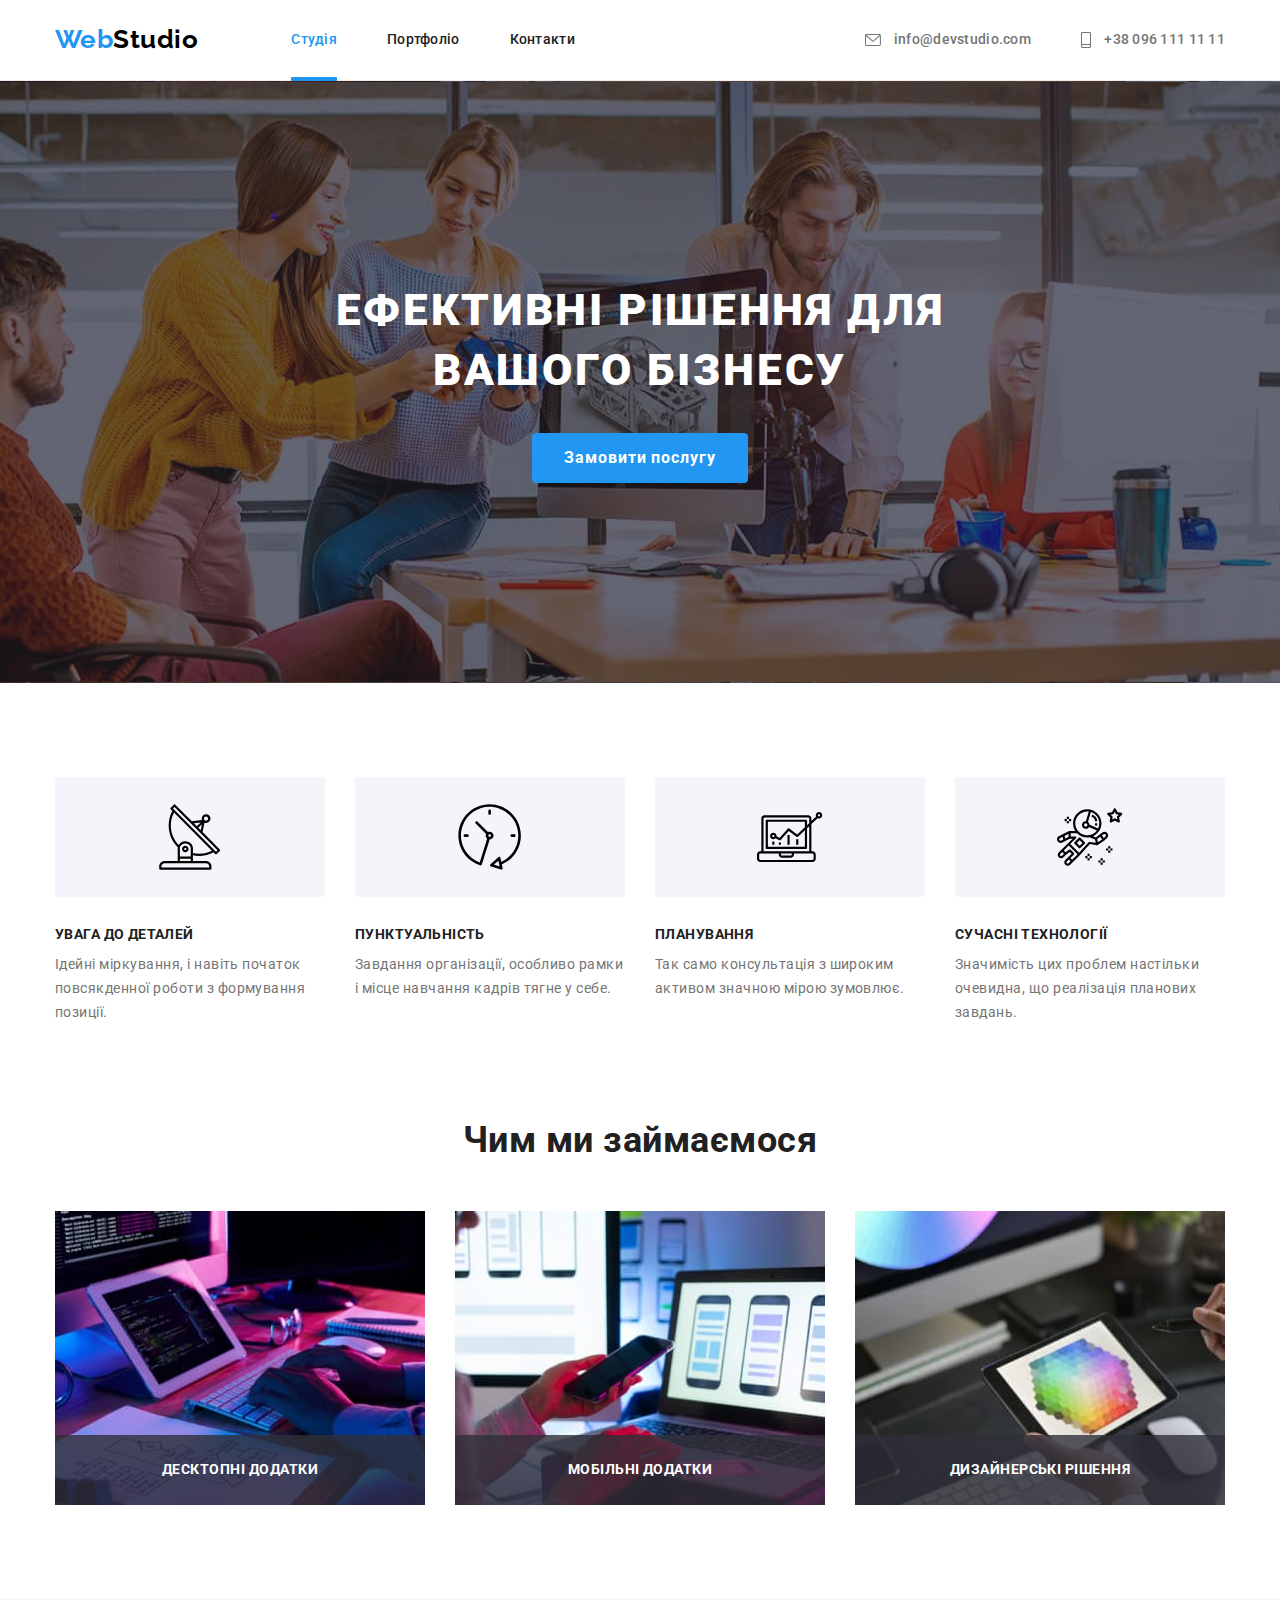
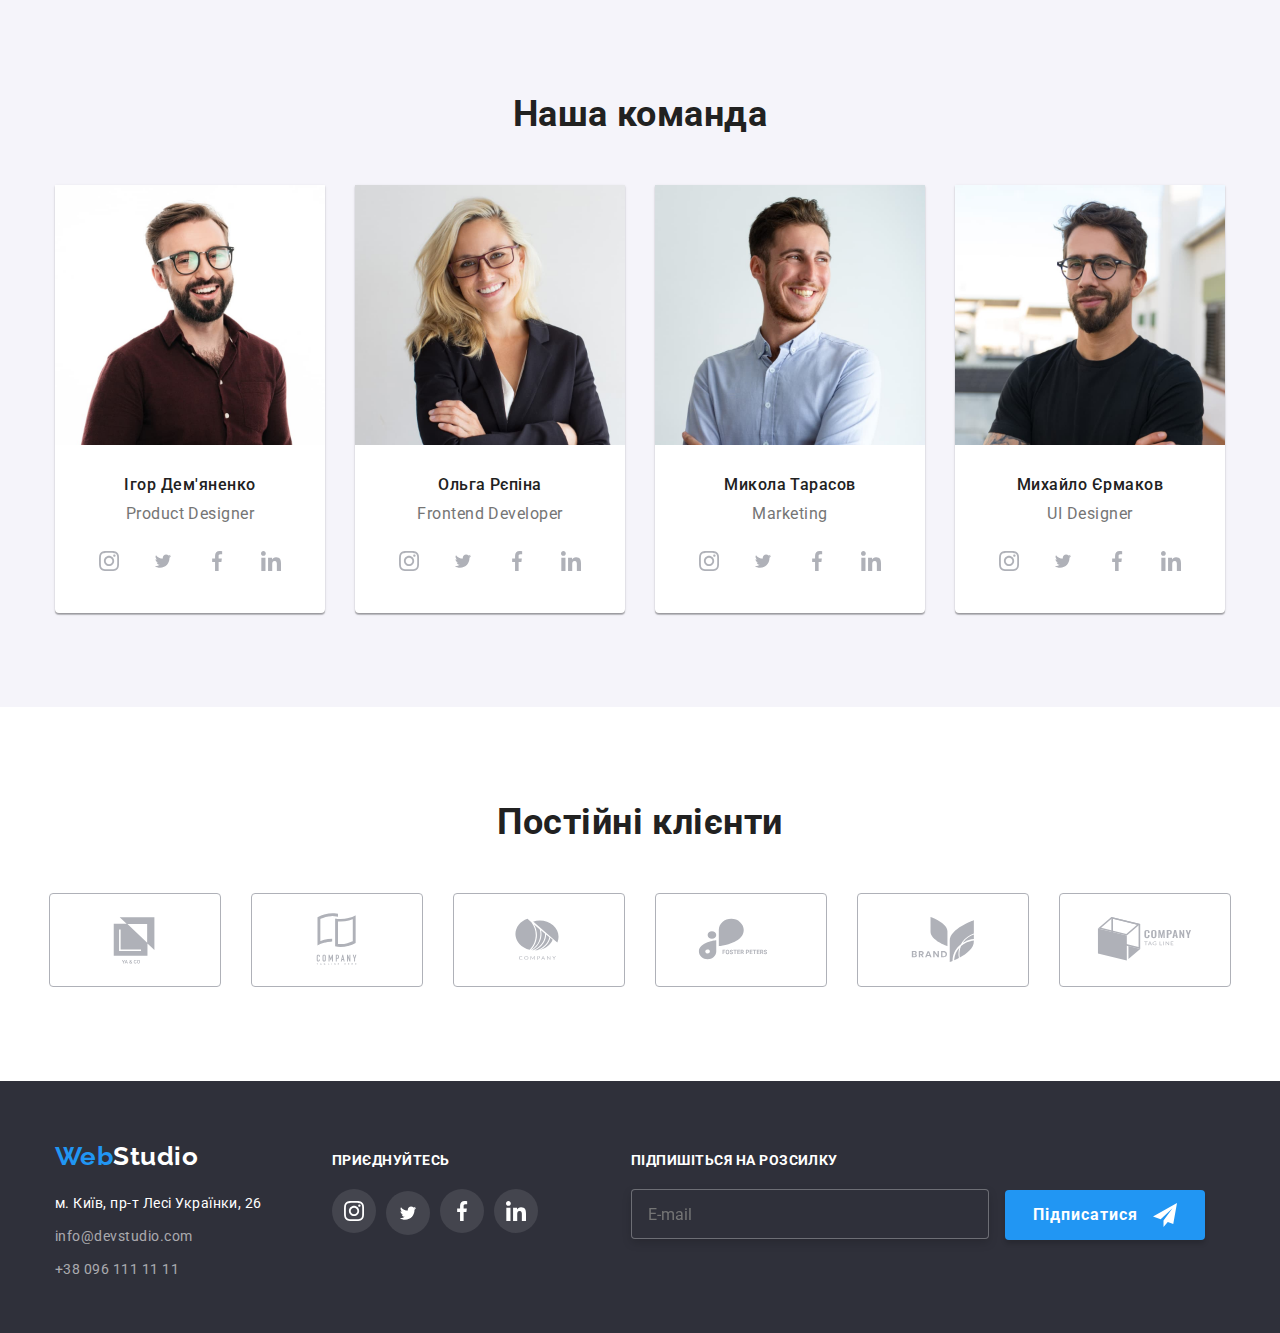
<file: index.html>
<!DOCTYPE html>
<html lang="uk">
  <head>
    <meta charset="UTF-8" />
    <meta http-equiv="X-UA-Compatible" content="IE=edge" />
    <meta name="viewport" content="width=device-width, initial-scale=1.0" />
    <title>Бізнес рішення</title>
    <link rel="preconnect" href="https://fonts.googleapis.com" />
    <link rel="preconnect" href="https://fonts.gstatic.com" crossorigin />
    <link
      href="https://fonts.googleapis.com/css2?family=Raleway:wght@700&family=Roboto:wght@400;500;700;900&display=swap"
      rel="stylesheet"
    />
    <link
      rel="stylesheet"
      href="https://cdnjs.cloudflare.com/ajax/libs/modern-normalize/1.1.0/modern-normalize.min.css"
    />
    <link rel="stylesheet" href="./css/main.min.css" />
  </head>
  <body>
    <header class="header">
      <div class="container-menu">
        <nav class="nav">
          <a href="./index.html" class="nav__logo"
            ><span class="nav__span">Web</span>Studio</a
          >
          <ul class="site-nav list">
            <li class="site-nav__item">
              <div class="menu">
                <a href="./index.html" class="menu__link-menu current"
                  >Студія</a
                >
              </div>
            </li>
            <li class="site-nav__item">
              <div class="menu">
                <a href="./portfolio.html" class="menu__link-menu">Портфоліо</a>
              </div>
            </li>
            <li class="site-nav__item">
              <div class="menu">
                <a href="#" class="menu__link-menu">Контакти</a>
              </div>
            </li>
          </ul>
        </nav>
        <ul class="site-contakt list">
          <li class="site-contakt__item">
            <a href="mailto:info@devstudio.com" class="site-contakt__link-icon">
              <svg class="site-contakt__link-icons" width="16" height="12">
                <use href="./images/symbol-defs.svg#icon-envelope"></use>
              </svg>
              info@devstudio.com</a
            >
          </li>
          <li class="site-contakt__item">
            <a href="tel:+380961111111" class="site-contakt__link-icon">
              <svg class="site-contakt__link-icons" width="10" height="16">
                <use href="./images/symbol-defs.svg#icon-telephon"></use>
              </svg>
              +38 096 111 11 11</a
            >
          </li>
        </ul>
      </div>
    </header>
    <main>
      <section class="hero">
        <div class="container-hero">
          <h1 class="container-hero__hero-title">
            Ефективні рішення для <br />
            вашого бізнесу
          </h1>
          <button class="button" data-open-modal type="button">
            Замовити послугу
          </button>
        </div>
        <div class="backdrop is-hidden" data-backdrop>
          <div class="modal">
            <div class="close" data-close-modal>
              <svg class="close__close-icons" width="11" height="11">
                <use href="./images/symbol-defs.svg#icon-close" type></use>
              </svg>
            </div>
            <form class="form">
              <p class="form__form-text">
                Залиште свої дані, ми вам передзвонимо
              </p>
              <ul class="field list">
                <li class="field__modal-item">
                  <div class="modal-form">
                    <input
                      class="modal-form__modal-input"
                      type="text"
                      name="name"
                      id="name"
                      required-placehol
                    />
                    <label class="modal-form__modal-label" for="name"
                      >Ім'я</label
                    >

                    <svg class="modal-form__form-icons" width="18" height="18">
                      <use href="./images/symbol-defs.svg#icon-person"></use>
                    </svg>
                  </div>
                </li>
                <li class="field__modal-item">
                  <div class="modal-form">
                    <input
                      class="modal-form__modal-input"
                      type="text"
                      name="phone"
                      id="phone"
                    /><label class="modal-form__modal-label" for="phone"
                      >Телефон</label
                    >

                    <svg class="modal-form__form-icons" width="18" height="18">
                      <use href="./images/symbol-defs.svg#icon-phone"></use>
                    </svg>
                  </div>
                </li>
                <li class="field__modal-item">
                  <div class="modal-form">
                    <input
                      class="modal-form__modal-input"
                      type="text"
                      name="post"
                      id="post"
                    /><label class="modal-form__modal-label" for="post"
                      >Пошта</label
                    >

                    <svg class="modal-form__form-icons" width="18" height="18">
                      <use
                        href="./images/symbol-defs.svg#icon-email-black"
                      ></use>
                    </svg>
                  </div>
                </li>
                <li class="field__modal-item">
                  <label class="field__comment-label" for="comment"
                    >Коментар</label
                  >
                  <textarea
                    class="field__textarea"
                    name="comment"
                    id="comment"
                    placeholder="Введіть текст"
                  ></textarea>
                </li>
              </ul>
              <div class="checkbox-label">
                <label class="checkbox-label__check-label" for="check"
                  >Погоджуюся з розсилкою та приймаю
                  <a class="checkbox-label__checkbox-link" href=""
                    >Умови договору</a
                  >
                  <input
                    class="checkbox-label__checkbox visually-hidden"
                    type="checkbox"
                    name="checkbox"
                    id="check"
                    checked
                  />
                  <span class="checkbox-label__check-box"></span>
                </label>
              </div>
              <button class="modal-btn" type="submit">Відправити</button>
            </form>
          </div>
        </div>
      </section>
      <section class="section-features">
        <div class="container-features">
          <h2 class="visually-hidden">Наші переваги</h2>
          <ul class="features list">
            <li class="features__item antenna">
              <div class="box-item">
                <svg class="box-item__item-icons">
                  <use href="./images/symbol-defs.svg#icon-antenna"></use>
                </svg>
              </div>
              <h3 class="features__features-title">УВАГА ДО ДЕТАЛЕЙ</h3>
              <p class="features__features-text">
                Ідейні міркування, і навіть початок повсякденної роботи з
                формування позиції.
              </p>
            </li>
            <li class="features__item clock">
              <div class="box-item">
                <svg class="box-item__item-icons">
                  <use href="./images/symbol-defs.svg#icon-clock"></use>
                </svg>
              </div>
              <h3 class="features__features-title">ПУНКТУАЛЬНІСТЬ</h3>
              <p class="features__features-text">
                Завдання організації, особливо рамки і місце навчання кадрів
                тягне у себе.
              </p>
            </li>
            <li class="features__item diagram">
              <div class="box-item">
                <svg class="box-item__item-icons">
                  <use href="./images/symbol-defs.svg#icon-diagram"></use>
                </svg>
              </div>
              <h3 class="features__features-title">ПЛАНУВАННЯ</h3>
              <p class="features__features-text">
                Так само консультація з широким активом значною мірою зумовлює.
              </p>
            </li>
            <li class="features__item astronaut">
              <div class="box-item">
                <svg class="box-item__item-icons">
                  <use href="./images/symbol-defs.svg#icon-astronaut"></use>
                </svg>
              </div>
              <h3 class="features__features-title">СУЧАСНІ ТЕХНОЛОГІЇ</h3>
              <p class="features__features-text">
                Значимість цих проблем настільки очевидна, що реалізація
                планових завдань.
              </p>
            </li>
          </ul>
        </div>
      </section>
      <section class="section-work">
        <div class="container-work">
          <h2 class="container-work__section-title">Чим ми займаємося</h2>
          <ul class="work list">
            <li class="work__item">
              <div class="applications">
                <img
                  src="./images/computer.jpg"
                  alt="Компютер"
                  width="370"
                  height="294"
                />
                <div class="annex">
                  <h3 class="annex__annex-title">ДЕСКТОПНІ ДОДАТКИ</h3>
                </div>
              </div>
            </li>
            <li class="work__item">
              <div class="applications">
                <img
                  src="./images/notebook.jpg"
                  alt="Ноутбук"
                  width="370"
                  height="294"
                />
                <div class="annex">
                  <h3 class="annex__annex-title">МОБІЛЬНІ ДОДАТКИ</h3>
                </div>
              </div>
            </li>
            <li class="work__item">
              <div class="applications">
                <img
                  src="./images/tablet.jpg"
                  alt="Планшет"
                  width="370"
                  height="294"
                />
                <div class="annex">
                  <h3 class="annex__annex-title">ДИЗАЙНЕРСЬКІ РІШЕННЯ</h3>
                </div>
              </div>
            </li>
          </ul>
        </div>
      </section>
      <section class="section-team">
        <div class="container-team">
          <h2 class="container-team__section-title">Наша команда</h2>
          <ul class="register list">
            <li class="register__item-card">
              <img
                class="register__card"
                src="./images/card1.jpg"
                alt="Хлопець з бородою в окулярах"
                width="270"
                height="260"
              />
              <div class="team-content">
                <h3 class="team-content__team-title">Ігор Дем'яненко</h3>
                <p class="team-content__team-text">Product Designer</p>
                <div class="social">
                  <a href="" class="social__social-link">
                    <svg class="social__team-icons" width="20" height="20">
                      <use href="./images/symbol-defs.svg#icon-instagram"></use>
                    </svg>
                  </a>
                  <a href="" class="social__social-link">
                    <svg class="social__team-icons" width="20" height="16.25">
                      <use href="./images/symbol-defs.svg#icon-twitter"></use>
                    </svg>
                  </a>
                  <a href="" class="social__social-link">
                    <svg class="social__team-icons" width="20" height="20">
                      <use href="./images/symbol-defs.svg#icon-facebook"></use>
                    </svg>
                  </a>
                  <a href="" class="social__social-link">
                    <svg class="social__team-icons" width="20" height="20">
                      <use href="./images/symbol-defs.svg#icon-linkedin"></use>
                    </svg>
                  </a>
                </div>
              </div>
            </li>
            <li class="register__item-card">
              <img
                class="register__card"
                src="./images/card2.jpg"
                alt="Блондинка в окулярах"
                width="270"
                height="260"
              />
              <div class="team-content">
                <h3 class="team-content__team-title">Ольга Рєпіна</h3>
                <p class="team-content__team-text">Frontend Developer</p>
                <div class="social">
                  <a href="" class="social__social-link">
                    <svg class="social__team-icons" width="20" height="20">
                      <use href="./images/symbol-defs.svg#icon-instagram"></use>
                    </svg>
                  </a>
                  <a href="" class="social__social-link">
                    <svg class="social__team-icons" width="20" height="16.25">
                      <use href="./images/symbol-defs.svg#icon-twitter"></use>
                    </svg>
                  </a>
                  <a href="" class="social__social-link">
                    <svg class="social__team-icons" width="20" height="20">
                      <use href="./images/symbol-defs.svg#icon-facebook"></use>
                    </svg>
                  </a>
                  <a href="" class="social__social-link">
                    <svg class="social__team-icons" width="20" height="20">
                      <use href="./images/symbol-defs.svg#icon-linkedin"></use>
                    </svg>
                  </a>
                </div>
              </div>
            </li>
            <li class="register__item-card">
              <img
                class="register__card"
                src="./images/card3.jpg"
                alt="Молодий хлопець"
                width="270"
                height="260"
              />
              <div class="team-content">
                <h3 class="team-content__team-title">Микола Тарасов</h3>
                <p class="team-content__team-text">Marketing</p>
                <div class="social">
                  <a href="" class="social__social-link">
                    <svg class="social__team-icons" width="20" height="20">
                      <use href="./images/symbol-defs.svg#icon-instagram"></use>
                    </svg>
                  </a>
                  <a href="" class="social__social-link">
                    <svg class="social__team-icons" width="20" height="16.25">
                      <use href="./images/symbol-defs.svg#icon-twitter"></use>
                    </svg>
                  </a>
                  <a href="" class="social__social-link">
                    <svg class="social__team-icons" width="20" height="20">
                      <use href="./images/symbol-defs.svg#icon-facebook"></use>
                    </svg>
                  </a>
                  <a href="" class="social__social-link">
                    <svg class="social__team-icons" width="20" height="20">
                      <use href="./images/symbol-defs.svg#icon-linkedin"></use>
                    </svg>
                  </a>
                </div>
              </div>
            </li>
            <li class="register__item-card">
              <img
                class="register__card"
                src="./images/card4.jpg"
                alt="Чоловік в окулярах"
                width="270"
                height="260"
              />
              <div class="team-content">
                <h3 class="team-content__team-title">Михайло Єрмаков</h3>
                <p class="team-content__team-text">UI Designer</p>
                <div class="social">
                  <a href="" class="social__social-link">
                    <svg class="social__team-icons" width="20" height="20">
                      <use href="./images/symbol-defs.svg#icon-instagram"></use>
                    </svg>
                  </a>
                  <a href="" class="social__social-link">
                    <svg class="social__team-icons" width="20" height="16.25">
                      <use href="./images/symbol-defs.svg#icon-twitter"></use>
                    </svg>
                  </a>
                  <a href="" class="social__social-link">
                    <svg class="social__team-icons" width="20" height="20">
                      <use href="./images/symbol-defs.svg#icon-facebook"></use>
                    </svg>
                  </a>
                  <a href="" class="social__social-link">
                    <svg class="social__team-icons" width="20" height="20">
                      <use href="./images/symbol-defs.svg#icon-linkedin"></use>
                    </svg>
                  </a>
                </div>
              </div>
            </li>
          </ul>
        </div>
      </section>
      <section class="section-clients">
        <div class="container-clients">
          <h2 class="container-clients__clients-title">Постійні клієнти</h2>
          <ul class="customers list">
            <li class="customers__customers-item">
              <a href="" class="customers__logo-clients">
                <svg
                  class="customers__regular-customers"
                  width="106"
                  height="60"
                >
                  <use href="./images/symbol-defs.svg#icon-Logo1"></use>
                </svg>
              </a>
            </li>
            <li class="customers__customers-item">
              <a href="" class="customers__logo-clients">
                <svg
                  class="customers__regular customers"
                  width="106"
                  height="60"
                >
                  <use href="./images/symbol-defs.svg#icon-Logo2"></use>
                </svg>
              </a>
            </li>
            <li class="customers__customers-item">
              <a href="" class="customers__logo-clients">
                <svg
                  class="customers__regular customers"
                  width="106"
                  height="60"
                >
                  <use href="./images/symbol-defs.svg#icon-Logo3"></use>
                </svg>
              </a>
            </li>
            <li class="customers__customers-item">
              <a href="" class="customers__logo-clients">
                <svg
                  class="customers__regular customers"
                  width="106"
                  height="60"
                >
                  <use href="./images/symbol-defs.svg#icon-Logo4"></use>
                </svg>
              </a>
            </li>
            <li class="customers__customers-item">
              <a href="" class="customers__logo-clients">
                <svg
                  class="customers__regular customers"
                  width="106"
                  height="60"
                >
                  <use href="./images/symbol-defs.svg#icon-Logo5"></use>
                </svg>
              </a>
            </li>
            <li class="customers__customers-item">
              <a href="" class="customers__logo-clients">
                <svg
                  class="customers__regular customers"
                  width="106"
                  height="60"
                >
                  <use href="./images/symbol-defs.svg#icon-Logo6"></use>
                </svg>
              </a>
            </li>
          </ul>
        </div>
      </section>
    </main>
    <footer class="footer">
      <div class="container-contacts">
        <div class="wrap">
          <a href="" class="wrap__logo-footer"
            ><span class="wrap__span">Web</span>Studio</a
          >
          <address>
            <ul class="contakt list">
              <li class="contakt__item">
                <a
                  href="https://goo.gl/maps/CPtrU1FHBa2aNyZL9"
                  target="_blank"
                  rel="noopener noreferrer nofollow"
                  class="contakt__item-link"
                  >м. Київ, пр-т Лесі Українки, 26</a
                >
              </li>
              <li class="contakt__item">
                <a
                  href="mailto:info@devstudio.com"
                  class="contakt__contakt-link"
                  >info@devstudio.com</a
                >
              </li>
              <li class="contakt__item">
                <a href="tel:+380961111111" class="contakt__contakt-link"
                  >+38 096 111 11 11</a
                >
              </li>
            </ul>
          </address>
        </div>
        <div class="social-networks">
          <h2 class="social-networks__networks-title">ПРИЄДНУЙТЕСЬ</h2>
          <ul class="footer-social list">
            <li class="footer-social__social-item">
              <a href="" class="footer-social__footer-link">
                <svg class="footer-social__team-icons" width="20" height="20">
                  <use href="./images/symbol-defs.svg#icon-instagram"></use>
                </svg>
              </a>
            </li>
            <li class="footer-social__social-item">
              <a href="" class="footer-social__footer-link">
                <svg
                  class="footer-social__team-icons"
                  width="20"
                  height="16.25"
                >
                  <use href="./images/symbol-defs.svg#icon-twitter"></use>
                </svg>
              </a>
            </li>
            <li class="footer-social__social-item">
              <a href="" class="footer-social__footer-link">
                <svg class="footer-social__team-icons" width="20" height="20">
                  <use href="./images/symbol-defs.svg#icon-facebook"></use>
                </svg>
              </a>
            </li>
            <li class="footer-social__social-item">
              <a href="" class="footer-social__footer-link">
                <svg class="footer-social__team-icons" width="20" height="20">
                  <use href="./images/symbol-defs.svg#icon-linkedin"></use>
                </svg>
              </a>
            </li>
          </ul>
        </div>
        <form class="form-footer">
          <h2 class="form-footer__form-title">ПІДПИШІТЬСЯ НА РОЗСИЛКУ</h2>
          <input
            class="form-footer__form-input"
            type="email"
            name="email"
            placeholder="E-mail"
          />
          <button class="form-footer__form-btn">Підписатися</button>
        </form>
      </div>
    </footer>
    <script src="./modal.js"></script>
  </body>
</html>
</file>
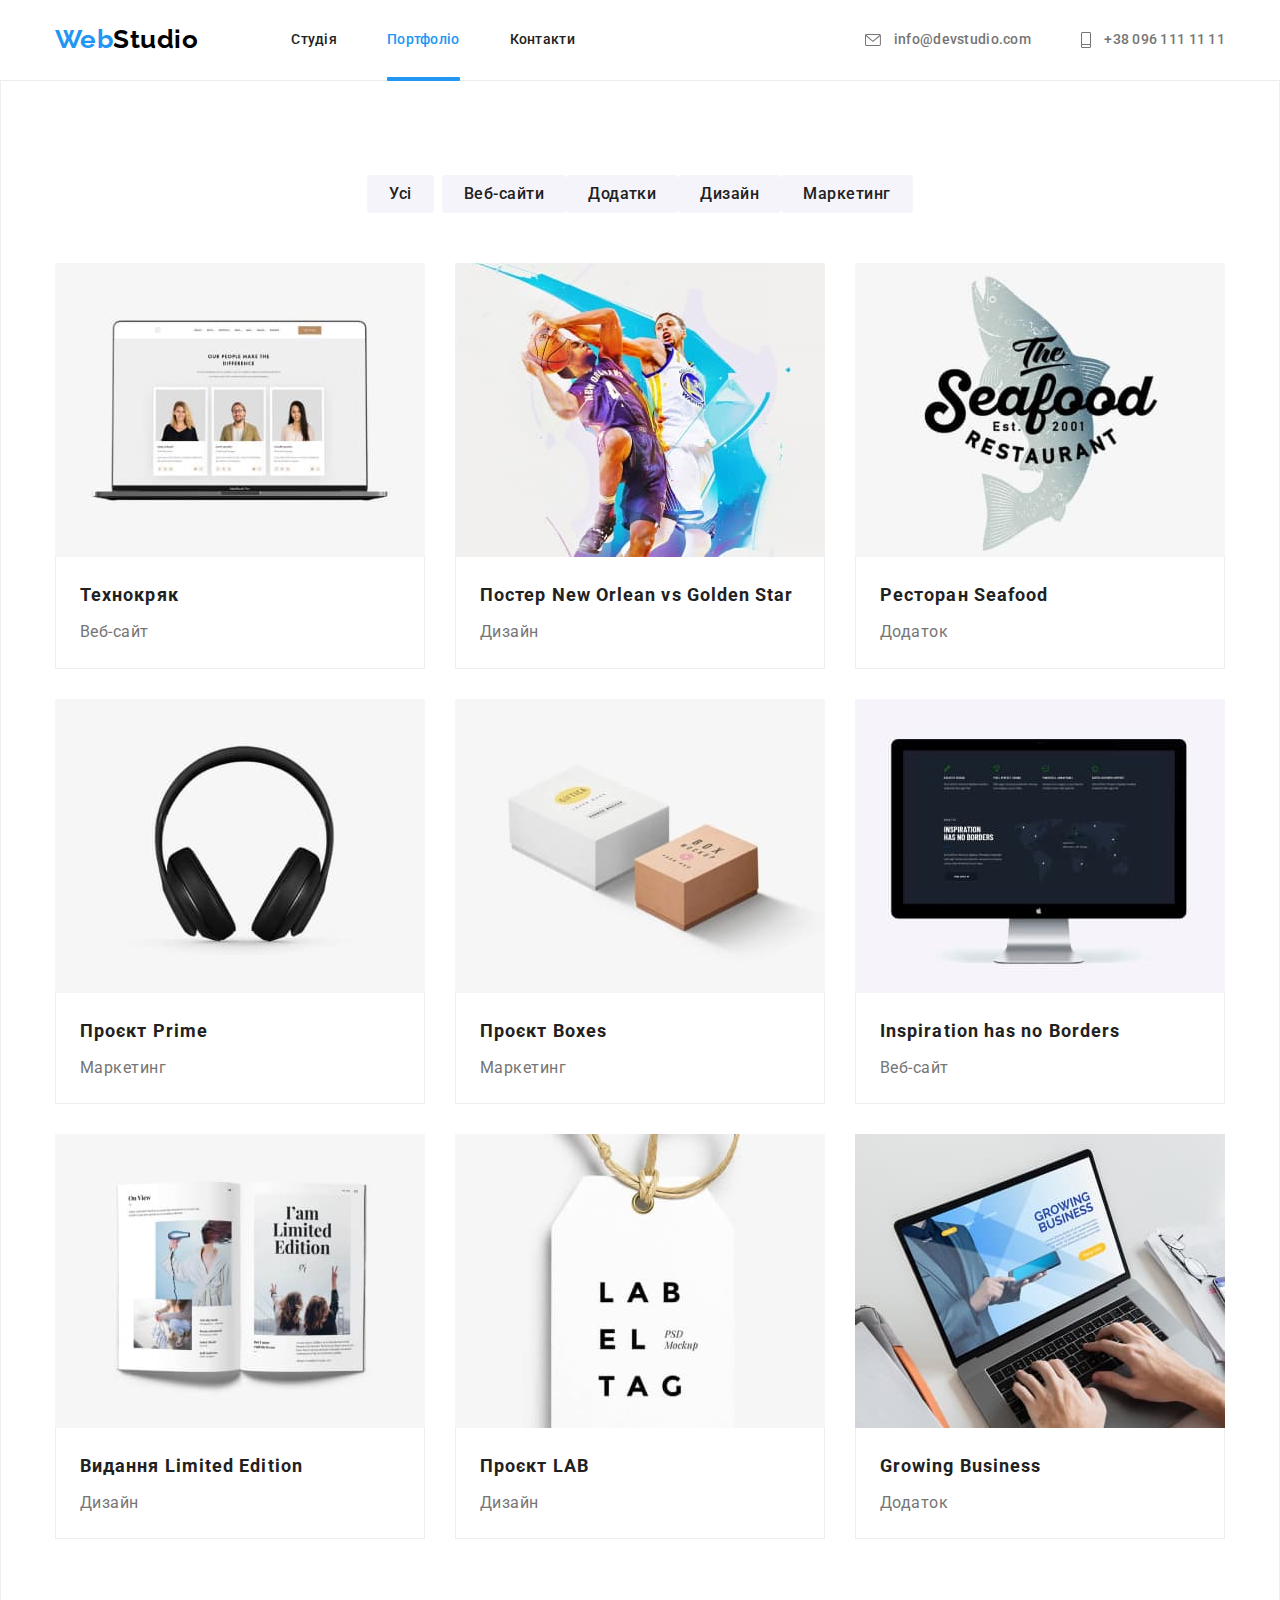
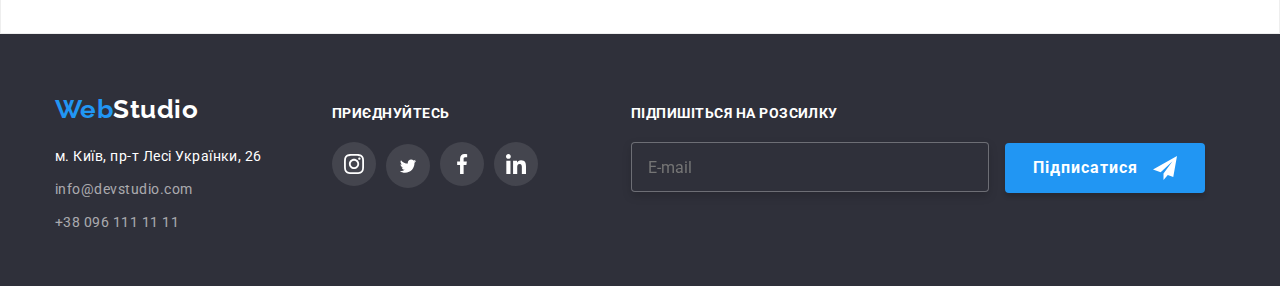
<file: portfolio.html>
<!DOCTYPE html>
<html lang="en">
  <head>
    <meta charset="UTF-8" />
    <meta http-equiv="X-UA-Compatible" content="IE=edge" />
    <meta name="viewport" content="width=device-width, initial-scale=1.0" />
    <title>Бізнес рішення</title>
    <link rel="preconnect" href="https://fonts.googleapis.com" />
    <link rel="preconnect" href="https://fonts.gstatic.com" crossorigin />
    <link
      href="https://fonts.googleapis.com/css2?family=Raleway:wght@700&family=Roboto:wght@400;500;700;900&display=swap"
      rel="stylesheet"
    />
    <link
      rel="stylesheet"
      href="https://cdnjs.cloudflare.com/ajax/libs/modern-normalize/1.1.0/modern-normalize.min.css"
    />
    <link rel="stylesheet" href="./css/main.min.css" />
  </head>
  <body>
    <header class="header">
      <div class="container-menu">
        <nav class="nav">
          <a href="./index.html" class="nav__logo"
            ><span class="nav__span">Web</span>Studio</a
          >
          <ul class="site-nav list">
            <li class="site-nav__item">
              <div class="menu">
                <a href="./index.html" class="menu__link-menu">Студія</a>
              </div>
            </li>
            <li class="site-nav__item">
              <a href="./portfolio.html" class="menu__link-menu current"
                >Портфоліо</a
              >
            </li>
            <li class="site-nav__item">
              <div class="menu">
                <a href="#" class="menu__link-menu">Контакти</a>
              </div>
            </li>
          </ul>
        </nav>
        <ul class="site-contakt list">
          <li class="site-contakt__item">
            <a href="mailto:info@devstudio.com" class="site-contakt__link-icon">
              <svg class="site-contakt__link-icons" width="16" height="12">
                <use href="./images/symbol-defs.svg#icon-envelope"></use>
              </svg>
              info@devstudio.com</a
            >
          </li>
          <li class="site-contakt__item">
            <a href="tel:+380961111111" class="site-contakt__link-icon">
              <svg class="site-contakt__link-icons" width="10" height="16">
                <use href="./images/symbol-defs.svg#icon-telephon"></use>
              </svg>
              +38 096 111 11 11</a
            >
          </li>
        </ul>
      </div>
    </header>
    <main>
      <section class="button-portfolio">
        <div class="container-button">
          <h1 class="visually-hidden">Портфоліо</h1>
          <ul class="portfolio list">
            <li class="portfolio__item">
              <button type="button" class="portfolio__portfolio-button">
                Усі
              </button>
            </li>
            <li class="item">
              <button type="button" class="portfolio__portfolio-button">
                Веб-сайти
              </button>
            </li>
            <li class="item">
              <button type="button" class="portfolio__portfolio-button">
                Додатки
              </button>
            </li>
            <li class="item">
              <button type="button" class="portfolio__portfolio-button">
                Дизайн
              </button>
            </li>
            <li class="item">
              <button type="button" class="portfolio__portfolio-button">
                Маркетинг
              </button>
            </li>
          </ul>
        </div>
        <div class="container-portfolio">
          <ul class="work-portfolio list">
            <li class="work-portfolio__card-item">
              <article class="card">
                <a class="card__overlay-link" href="">
                  <div class="card-work">
                    <img src="./images/techocrat.jpg" alt="Технокряк"
                    width="370" height="294" background: url(portfolio1.jpg);
                    class="card-work__work-link " />
                    <div class="animation">
                      <p class="animation__animation-text">
                        Ресурс пропонує комплексні пропозиції з різним рівнем
                        функціоналу та сервісів. Все це дозволить відвідувачу
                        отримати вичерпні відомості про компанію чи приватну
                        особу.
                      </p>
                    </div>
                  </div>
                  <div class="card-content">
                    <h2 class="card-content__work-titly">Технокряк</h2>
                    <p class="card-content__work-text">Веб-сайт</p>
                  </div>
                </a>
              </article>
            </li>
            <li class="work-portfolio__card-item">
              <article class="card">
                <a class="card__overlay-link" href="">
                  <div class="card-work">
                    <img
                      src="./images/basketball.jpg"
                      alt="Баскетбол"
                      width="370"
                      height="294"
                      class="card-work__work-link"
                    />
                    <div class="animation">
                      <p class="animation__animation-text">
                        Ресурс пропонує комплексні пропозиції з різним рівнем
                        функціоналу та сервісів. Все це дозволить відвідувачу
                        отримати вичерпні відомості про компанію чи приватну
                        особу.
                      </p>
                    </div>
                  </div>
                  <div class="card-content">
                    <h2 class="card-content__work-titly">
                      Постер New Orlean vs Golden Star
                    </h2>
                    <p class="card-content__work-text">Дизайн</p>
                  </div>
                </a>
              </article>
            </li>
            <li class="work-portfolio__card-item">
              <article class="card">
                <a class="card__overlay-link" href="">
                  <div class="card-work">
                    <img
                      src="./images/restorant.jpg"
                      alt="Лоогтип ресторана"
                      width="370"
                      height="294"
                      class="card-work__work-link"
                    />
                    <div class="animation">
                      <p class="animation__animation-text">
                        Ресурс пропонує комплексні пропозиції з різним рівнем
                        функціоналу та сервісів. Все це дозволить відвідувачу
                        отримати вичерпні відомості про компанію чи приватну
                        особу.
                      </p>
                    </div>
                  </div>
                  <div class="card-content">
                    <h2 class="card-content__work-titly">Ресторан Seafood</h2>
                    <p class="card-content__work-text">Додаток</p>
                  </div>
                </a>
              </article>
            </li>
            <li class="work-portfolio__card-item">
              <article class="card">
                <a class="card__overlay-link" href="">
                  <div class="card-work">
                    <img
                      src="./images/headphone.jpg"
                      alt="Навушники"
                      width="370"
                      height="294"
                      class="card-work__work-link"
                    />
                    <div class="animation">
                      <p class="animation__animation-text">
                        Ресурс пропонує комплексні пропозиції з різним рівнем
                        функціоналу та сервісів. Все це дозволить відвідувачу
                        отримати вичерпні відомості про компанію чи приватну
                        особу.
                      </p>
                    </div>
                  </div>
                  <div class="card-content">
                    <h2 class="card-content__work-titly">Проєкт Prime</h2>
                    <p class="card-content__work-text">Маркетинг</p>
                  </div>
                </a>
              </article>
            </li>
            <li class="work-portfolio__card-item">
              <article class="card">
                <a class="card__overlay-link" href="">
                  <div class="card-work">
                    <img
                      src="./images/box.jpg"
                      alt="Коробки"
                      width="370"
                      height="294"
                      class="card-work__work-link"
                    />
                    <div class="animation">
                      <p class="animation__animation-text">
                        Ресурс пропонує комплексні пропозиції з різним рівнем
                        функціоналу та сервісів. Все це дозволить відвідувачу
                        отримати вичерпні відомості про компанію чи приватну
                        особу.
                      </p>
                    </div>
                  </div>
                  <div class="card-content">
                    <h2 class="card-content__work-titly">Проєкт Boxes</h2>
                    <p class="card-content__work-text">Маркетинг</p>
                  </div>
                </a>
              </article>
            </li>
            <li class="work-portfolio__card-item">
              <article class="card">
                <a class="card__overlay-link" href="">
                  <div class="card-work">
                    <img
                      src="./images/monitor.jpg"
                      alt="Монітор"
                      width="370"
                      height="294"
                      class="card-work__work-link"
                    />
                    <div class="animation">
                      <p class="animation__animation-text">
                        Ресурс пропонує комплексні пропозиції з різним рівнем
                        функціоналу та сервісів. Все це дозволить відвідувачу
                        отримати вичерпні відомості про компанію чи приватну
                        особу.
                      </p>
                    </div>
                  </div>
                  <div class="card-content">
                    <h2 class="card-content__work-titly">
                      Inspiration has no Borders
                    </h2>
                    <p class="card-content__work-text">Веб-сайт</p>
                  </div>
                </a>
              </article>
            </li>
            <li class="work-portfolio__card-item">
              <article class="card">
                <a class="card__overlay-link" href="">
                  <div class="card-work">
                    <img
                      src="./images/magazine.jpg"
                      alt="Журнал"
                      width="370"
                      height="294"
                      class="card-work__work-link"
                    />
                    <div class="animation">
                      <p class="animation__animation-text">
                        Ресурс пропонує комплексні пропозиції з різним рівнем
                        функціоналу та сервісів. Все це дозволить відвідувачу
                        отримати вичерпні відомості про компанію чи приватну
                        особу.
                      </p>
                    </div>
                  </div>
                  <div class="card-content">
                    <h2 class="card-content__work-titly">
                      Видання Limited Edition
                    </h2>
                    <p class="card-content__work-text">Дизайн</p>
                  </div>
                </a>
              </article>
            </li>
            <li class="work-portfolio__card-item">
              <article class="card">
                <a class="card__overlay-link" href="">
                  <div class="card-work">
                    <img
                      src="./images/badge.jpg"
                      alt="Бейджик"
                      width="370"
                      height="294"
                      class="card-work__work-link"
                    />
                    <div class="animation">
                      <p class="animation__animation-text">
                        Ресурс пропонує комплексні пропозиції з різним рівнем
                        функціоналу та сервісів. Все це дозволить відвідувачу
                        отримати вичерпні відомості про компанію чи приватну
                        особу.
                      </p>
                    </div>
                  </div>
                  <div class="card-content">
                    <h2 class="card-content__work-titly">Проєкт LAB</h2>
                    <p class="card-content__work-text">Дизайн</p>
                  </div>
                </a>
              </article>
            </li>
            <li class="work-portfolio__card-item">
              <article class="card">
                <a class="card__overlay-link" href="">
                  <div class="card-work">
                    <img
                      src="./images/laptop.jpg"
                      alt="Ноутбук"
                      width="370"
                      height="294"
                      class="card-work__work-link"
                    />
                    <div class="animation">
                      <p class="animation__animation-text">
                        Ресурс пропонує комплексні пропозиції з різним рівнем
                        функціоналу та сервісів. Все це дозволить відвідувачу
                        отримати вичерпні відомості про компанію чи приватну
                        особу.
                      </p>
                    </div>
                  </div>
                  <div class="card-content">
                    <h2 class="card-content__work-titly">Growing Business</h2>
                    <p class="card-content__work-text">Додаток</p>
                  </div>
                </a>
              </article>
            </li>
          </ul>
        </div>
      </section>
    </main>
    <footer class="footer">
      <div class="container-contacts">
        <div class="wrap">
          <a href="" class="wrap__logo-footer"
            ><span class="wrap__span">Web</span>Studio</a
          >
          <address>
            <ul class="contakt list">
              <li class="contakt__item">
                <a
                  href="https://goo.gl/maps/CPtrU1FHBa2aNyZL9"
                  target="_blank"
                  rel="noopener noreferrer nofollow"
                  class="contakt__item-link"
                  >м. Київ, пр-т Лесі Українки, 26</a
                >
              </li>
              <li class="contakt__item">
                <a
                  href="mailto:info@devstudio.com"
                  class="contakt__contakt-link"
                  >info@devstudio.com</a
                >
              </li>
              <li class="contakt__item">
                <a href="tel:+380961111111" class="contakt__contakt-link"
                  >+38 096 111 11 11</a
                >
              </li>
            </ul>
          </address>
        </div>
        <div class="social-networks">
          <h2 class="social-networks__networks-title">ПРИЄДНУЙТЕСЬ</h2>
          <ul class="footer-social list">
            <li class="footer-social__social-item">
              <a href="" class="footer-social__footer-link">
                <svg class="footer-social__team-icons" width="20" height="20">
                  <use href="./images/symbol-defs.svg#icon-instagram"></use>
                </svg>
              </a>
            </li>
            <li class="footer-social__social-item">
              <a href="" class="footer-social__footer-link">
                <svg
                  class="footer-social__team-icons"
                  width="20"
                  height="16.25"
                >
                  <use href="./images/symbol-defs.svg#icon-twitter"></use>
                </svg>
              </a>
            </li>
            <li class="footer-social__social-item">
              <a href="" class="footer-social__footer-link">
                <svg class="footer-social__team-icons" width="20" height="20">
                  <use href="./images/symbol-defs.svg#icon-facebook"></use>
                </svg>
              </a>
            </li>
            <li class="footer-social__social-item">
              <a href="" class="footer-social__footer-link">
                <svg class="footer-social__team-icons" width="20" height="20">
                  <use href="./images/symbol-defs.svg#icon-linkedin"></use>
                </svg>
              </a>
            </li>
          </ul>
        </div>
        <form class="form-footer">
          <h2 class="form-footer__form-title">ПІДПИШІТЬСЯ НА РОЗСИЛКУ</h2>
          <input
            class="form-footer__form-input"
            type="email"
            name="email"
            placeholder="E-mail"
          />
          <button class="form-footer__form-btn">Підписатися</button>
        </form>
      </div>
    </footer>
  </body>
</html>
</file>
<file: css/main.min.css>
.list{list-style:none}a{text-decoration:none}h1,h2,h3,h4,p,ul,li{margin:0;padding:0}img{display:block;max-width:100%;height:auto}.visually-hidden{position:absolute;white-space:nowrap;width:1px;height:1px;overflow:hidden;border:0;padding:0;clip:rect(0 0 0 0);-webkit-clip-path:inset(50%);clip-path:inset(50%);margin:-1px}body{font-family:roboto,sans-serif;color:#757575;background-color:#fff;letter-spacing:.03em}header{border-bottom:1px solid #ececec}.container-menu{width:1200px;margin-left:auto;margin-right:auto;display:-webkit-box;display:-ms-flexbox;display:flex;padding:0px 15px}.nav{display:-webkit-box;display:-ms-flexbox;display:flex;-webkit-box-align:center;-ms-flex-align:center;align-items:center;margin-right:93px}.site-nav{display:-webkit-box;display:-ms-flexbox;display:flex;margin-left:93px}.site-nav__item:not(:last-child){margin-right:50px}.menu__link-menu{position:relative;display:block;padding-top:32px;padding-bottom:32px;color:#212121;font-weight:500;font-size:14px;line-height:1.14;letter-spacing:.02em;-webkit-transition:color 250ms cubic-bezier(0.4, 0, 0.2, 1);transition:color 250ms cubic-bezier(0.4, 0, 0.2, 1)}.menu__link-menu.current::after{content:"";position:absolute;left:0;bottom:-1px;height:4px;right:0;width:100%;background-color:#2196f3;border-radius:1px}.menu__link-menu:hover,.menu__link-menu:focus{color:#2196f3}.current{color:#2196f3}.site-contakt{display:-webkit-box;display:-ms-flexbox;display:flex;-webkit-box-align:center;-ms-flex-align:center;align-items:center;margin-left:auto}.site-contakt__link-icon:hover,.site-contakt__link-icon:focus{color:#2196f3}.site-contakt__link-icon{display:block;padding-top:32px;padding-bottom:32px;-webkit-transition:color 250ms cubic-bezier(0.4, 0, 0.2, 1);transition:color 250ms cubic-bezier(0.4, 0, 0.2, 1);font-weight:500;font-size:14px;line-height:1.14;letter-spacing:.02em;color:#757575}.site-contakt__link-icons{margin-right:10px;vertical-align:middle;fill:currentColor}.site-contakt__item:not(:last-child){margin-right:50px}.nav__logo{padding:24px 0px 25px 0px;color:#000;font-family:Raleway,sans-serif;font-weight:700;font-size:26px;line-height:1.19}.nav__span{color:#2196f3}.container-hero{background-color:#212121;background-image:-webkit-gradient(linear, left top, right top, from(rgba(47, 48, 58, 0.4)), to(rgba(47, 48, 58, 0.4))),url("../images/hero.jpg");background-image:linear-gradient(to right, rgba(47, 48, 58, 0.4), rgba(47, 48, 58, 0.4)),url("../images/hero.jpg");background-position:center;margin:0px auto;max-width:1600px;padding-top:200px;padding-bottom:200px}.container-hero__hero-title{margin-bottom:32px;text-align:center;font-weight:900;font-size:44px;line-height:1.36;letter-spacing:.06em;text-transform:uppercase;color:#fff}.backdrop{position:fixed;top:0;left:0;-webkit-transition:cubic-bezier(0.4, 0, 0.2, 1) opacity 250ms;transition:cubic-bezier(0.4, 0, 0.2, 1) opacity 250ms;z-index:1;width:100%;height:100%;background:rgba(0,0,0,.2)}.backdrop.is-hidden{opacity:0;pointer-events:none}.modal{-webkit-transform:translate(-50%, -50%) scale(0.9);transform:translate(-50%, -50%) scale(0.9)}.modal{position:absolute;top:50%;left:50%;-webkit-transform:translate(-50%, -50%) scale(1);transform:translate(-50%, -50%) scale(1);-webkit-transition:cubic-bezier(0.4, 0, 0.2, 1) opacity 250ms;transition:cubic-bezier(0.4, 0, 0.2, 1) opacity 250ms;min-width:528px;min-height:581px;background:#fff;-webkit-box-shadow:0px 1px 3px rgba(0,0,0,.12),0px 1px 1px rgba(0,0,0,.14),0px 2px 1px rgba(0,0,0,.2);box-shadow:0px 1px 3px rgba(0,0,0,.12),0px 1px 1px rgba(0,0,0,.14),0px 2px 1px rgba(0,0,0,.2);border-radius:4px}.close{display:-webkit-box;display:-ms-flexbox;display:flex;-webkit-box-align:center;-ms-flex-align:center;align-items:center;-webkit-box-pack:center;-ms-flex-pack:center;justify-content:center;margin-left:auto;margin-top:8px;margin-right:8px;cursor:pointer;width:30px;height:30px;border-radius:50%;fill:#000;background:#fff;border:1px solid rgba(0,0,0,.1)}.close:hover,.close:focus{fill:#2196f3}.form{padding:0px 40px}.form__form-text{font-weight:700;font-size:20px;line-height:1.15;color:#212121;text-align:center;margin-bottom:30px}.field__modal-item{display:-webkit-box;display:-ms-flexbox;display:flex}.modal-form{position:relative}.modal-form__modal-input:focus{outline:none;border:1px solid #2196f3;-webkit-transition:cubic-bezier(0.4, 0, 0.2, 1) opacity 250ms;transition:cubic-bezier(0.4, 0, 0.2, 1) opacity 250ms}.modal-form__modal-input:focus~.modal-form__form-icons{fill:#2196f3;-webkit-transition:cubic-bezier(0.4, 0, 0.2, 1) opacity 250ms;transition:cubic-bezier(0.4, 0, 0.2, 1) opacity 250ms}.modal-form__modal-icons{position:relative}.modal-form__form-icons{position:absolute;-webkit-transform:translateX(-435px);transform:translateX(-435px);top:15%;-webkit-transition:cubic-bezier(0.4, 0, 0.2, 1) opacity 250ms;transition:cubic-bezier(0.4, 0, 0.2, 1) opacity 250ms}.modal-form__modal-input{width:448px;height:40px;border:1px solid rgba(33,33,33,.2);border-radius:4px;color:#212121;display:inline-block;margin-bottom:30px;padding-left:42px;-webkit-transition:cubic-bezier(0.4, 0, 0.2, 1) opacity 250ms;transition:cubic-bezier(0.4, 0, 0.2, 1) opacity 250ms}.modal-form__modal-label{position:absolute;left:0px;-webkit-transform:translateY(-20px);transform:translateY(-20px);font-size:12px;line-height:1.17;letter-spacing:.01em;color:#757575}.field__comment-label{position:absolute;-webkit-transform:translateY(-20px);transform:translateY(-20px);font-size:12px;line-height:1.17;letter-spacing:.01em;color:#757575}.field__textarea{width:448px;height:120px;font-size:12px;line-height:1.17;letter-spacing:.01em;color:rgba(117,117,117,.5);border:1px solid rgba(33,33,33,.2);border-radius:4px;resize:none;padding:12px 16px}.checkbox-label{font-size:14px;line-height:1.71;color:#757575;margin-top:20px;margin-bottom:30px}.checkbox-label__checkbox:checked:focus~.checkbox-label__check-box{background-image:url("../images/iconcheck.svg")}.checkbox-label__checkbox:focus~.checkbox-label__check-box{background-image:url("../images/Vector.svg")}.checkbox-label__check-box{position:absolute;width:16px;height:15px;background-image:url("../images/Vector.svg");display:inline-block;left:52px;-webkit-transform:translateY(2px);transform:translateY(2px)}.checkbox-label__check-label{padding-left:36.38px}.checkbox-label__checkbox-link{color:#2196f3}.checkbox-label__checkbox-link:after{content:"";position:absolute;right:0;bottom:120px;height:2px;width:119px;background-color:#2196f3;margin-right:62px;background-color:#2196f3;border-radius:2px}.modal-btn{width:200px;height:50px;font-weight:700;font-size:16px;line-height:1.88;letter-spacing:.06em;color:#fff;background:#2196f3;-webkit-box-shadow:0px 4px 4px rgba(0,0,0,.15);box-shadow:0px 4px 4px rgba(0,0,0,.15);border-radius:4px;border:none;margin-top:30px;text-align:center;display:-webkit-box;display:-ms-flexbox;display:flex;margin:auto;-webkit-box-align:center;-ms-flex-align:center;align-items:center;-webkit-box-pack:center;-ms-flex-pack:center;justify-content:center;cursor:pointer}.button{padding:10px 32px;margin:auto;display:-webkit-box;display:-ms-flexbox;display:flex;border-radius:4px;border:#fff;cursor:pointer;font-family:"Roboto";background-color:#2196f3;font-weight:700;font-size:16px;line-height:1.88;letter-spacing:.06em;color:#fff}.section-features{padding-top:94px;padding-bottom:94px}.container-features{width:1200px;margin:0px auto;padding:0px 15px}.box-item{margin-bottom:30px;-webkit-box-pack:center;-ms-flex-pack:center;justify-content:center;display:-webkit-box;display:-ms-flexbox;display:flex;-webkit-box-align:center;-ms-flex-align:center;align-items:center;width:270px;height:120px;background:#f5f4fa;border-radius:4px}.box-item__item-icons{width:65.32px;height:70px}.features{display:-webkit-box;display:-ms-flexbox;display:flex}.features__features-title{margin-bottom:10px;color:#212121;font-weight:700;font-size:14px;line-height:1.14;letter-spacing:.03em}.features__features-text{font-size:14px;line-height:1.71}.features__item:not(:last-child){margin-right:30px}.section-work{padding-bottom:94px}.container-work{width:1200px;margin:0px auto;padding:0px 15px}.container-work__section-title{margin-bottom:50px;color:#212121;font-weight:700;font-size:36px;line-height:1.17;text-align:center}.work{display:-webkit-box;display:-ms-flexbox;display:flex}.work__item:not(:last-child){margin-right:30px}.annex{text-align:center}.annex__annex-title{font-weight:700;font-size:14px;line-height:1.14;color:#fff;background:rgba(47,48,58,.8);width:370px;height:70px;position:absolute;left:0px;bottom:0px;padding-top:27px}.applications{position:relative}.section-team{padding-top:94px;padding-bottom:94px;background:#f5f4fa}.container-team{width:1200px;margin:0px auto;padding:0px 15px}.container-team__section-title{margin-bottom:50px;color:#212121;font-weight:700;font-size:36px;line-height:1.17;text-align:center}.register{display:-webkit-box;display:-ms-flexbox;display:flex}.register__item-card{background:#fff;-webkit-box-shadow:0px 1px 3px rgba(0,0,0,.12),0px 1px 1px rgba(0,0,0,.14),0px 2px 1px rgba(0,0,0,.2);box-shadow:0px 1px 3px rgba(0,0,0,.12),0px 1px 1px rgba(0,0,0,.14),0px 2px 1px rgba(0,0,0,.2);border-radius:0px 0px 4px 4px;width:270px;height:428px}.register__item-card:not(:last-child){margin-right:30px}.social{display:-webkit-box;display:-ms-flexbox;display:flex;-webkit-box-align:center;-ms-flex-align:center;align-items:center;-webkit-box-pack:center;-ms-flex-pack:center;justify-content:center}.social__social-link:hover,.social__social-link:focus{background-color:#2196f3;-webkit-transition:background-color 250ms cubic-bezier(0.4, 0, 0.2, 1);transition:background-color 250ms cubic-bezier(0.4, 0, 0.2, 1)}.social__social-link:hover svg,.social__social-link:focus svg{fill:#fff}.social__team-icons:hover,.social__team-icons:focus{fill:#fff}.social__social-link{display:-webkit-box;display:-ms-flexbox;display:flex;-webkit-box-align:center;-ms-flex-align:center;align-items:center;-webkit-box-pack:center;-ms-flex-pack:center;justify-content:center;margin-top:16px;width:44px;height:44px;border-radius:50%;fill:#afb1b8;-webkit-transition:background-color 250ms cubic-bezier(0.4, 0, 0.2, 1);transition:background-color 250ms cubic-bezier(0.4, 0, 0.2, 1)}.social__team-icons{-webkit-transition:fill 250ms cubic-bezier(0.4, 0, 0.2, 1),background-color 250ms cubic-bezier(0.4, 0, 0.2, 1);transition:fill 250ms cubic-bezier(0.4, 0, 0.2, 1),background-color 250ms cubic-bezier(0.4, 0, 0.2, 1)}.social__social-link:not(:last-child){margin-right:10px}.team-content{padding-top:30px;padding-bottom:30px}.team-content__team-title{margin-bottom:10px;text-align:center;color:#212121;font-weight:500;font-size:16px;line-height:1.19}.team-content__team-text{font-size:16px;line-height:1.19;text-align:center}.section-clients{padding-bottom:94px}.container-clients{width:1200px;margin:0px auto;padding:0px 15px}.container-clients__clients-title{padding-top:94px;text-align:center;font-weight:700;font-size:36px;line-height:1.17;color:#212121}.customers{display:-webkit-box;display:-ms-flexbox;display:flex;-webkit-box-align:center;-ms-flex-align:center;align-items:center;-webkit-box-pack:center;-ms-flex-pack:center;justify-content:center}.customers__customers-item:hover,.customers__customers-item:focus{border:1px solid #2196f3}.customers__logo-clients:hover,.customers__logo-clients:focus{fill:#2196f3;-webkit-transition:fill 250ms cubic-bezier(0.4, 0, 0.2, 1),background-color 250ms cubic-bezier(0.4, 0, 0.2, 1);transition:fill 250ms cubic-bezier(0.4, 0, 0.2, 1),background-color 250ms cubic-bezier(0.4, 0, 0.2, 1)}.customers__customers-item{margin-top:50px;border:1px solid #afb1b8;border-radius:4px}.customers__logo-clients{display:-webkit-box;display:-ms-flexbox;display:flex;-webkit-box-align:center;-ms-flex-align:center;align-items:center;-webkit-box-pack:center;-ms-flex-pack:center;justify-content:center;width:170px;height:92px}.customers__logo-clients{fill:#afb1b8}.customers__customers-item:not(:last-child){margin-right:30px}.footer{padding-top:60px;padding-bottom:60px;background-color:#2f303a;height:252px}.container-contacts{display:-webkit-box;display:-ms-flexbox;display:flex;-webkit-box-align:baseline;-ms-flex-align:baseline;align-items:baseline;gap:70px;width:1200px;margin:0px auto;padding:0px 15px}.contakt__contakt-link{display:inline-block;font-size:14px;line-height:1.71;color:rgba(255,255,255,.6);font-style:normal}.contakt__item:not(:last-child){margin-bottom:9px}.contakt__item-link{display:inline-block;font-size:14px;line-height:1.71;color:#fff;font-style:normal}.social-networks__networks-title{font-weight:700;font-size:14px;line-height:1.14;font-style:normal;color:#fff}.footer-social{display:-webkit-box;display:-ms-flexbox;display:flex;-webkit-box-align:baseline;-ms-flex-align:baseline;align-items:baseline;margin-top:20px}.footer-social__footer-link:hover,.footer-social__footer-link:focus{background:#2196f3}.footer-social__footer-link{display:-webkit-box;display:-ms-flexbox;display:flex;-webkit-box-align:center;-ms-flex-align:center;align-items:center;-webkit-box-pack:center;-ms-flex-pack:center;justify-content:center;width:44px;height:44px;fill:#fff;-webkit-transition:background-color 250ms cubic-bezier(0.4, 0, 0.2, 1);transition:background-color 250ms cubic-bezier(0.4, 0, 0.2, 1);border-radius:50%}.footer-social__social-item{background:rgba(255,255,255,.1);border-radius:50%}.footer-social__social-item:not(:last-child){margin-right:10px}.wrap__logo-footer{margin-bottom:20px;display:inline-block;color:#fff;font-family:Raleway,sans-serif;font-weight:700;font-size:26px;line-height:1.19}.wrap__span{color:#2196f3}.form-footer{margin-left:23px}.form-footer__form-title{margin-bottom:20px;font-weight:700;font-size:14px;line-height:1.14;color:#fff}.form-footer__form-input{padding:15px 0px 15px 16px;font-size:16px;line-height:20px;width:358px;height:50px;background:#2f303a;border:1px solid rgba(255,255,255,.3);-webkit-filter:drop-shadow(0px 4px 4px rgba(0, 0, 0, 0.15));filter:drop-shadow(0px 4px 4px rgba(0, 0, 0, 0.15));border-radius:4px;margin-right:12px;color:#fff}.form-footer__form-btn{font-weight:700;font-size:16px;line-height:1.88;letter-spacing:.06em;color:#fff;width:200px;height:50px;background:#2196f3;-webkit-box-shadow:0px 4px 4px rgba(0,0,0,.15);box-shadow:0px 4px 4px rgba(0,0,0,.15);border-radius:4px;border:none;background-image:url(../images/telegram.svg);background-repeat:no-repeat;background-position:148px 13px;text-align:left;padding-left:28px}.button-portfolio{padding-top:94px;padding-bottom:94px;border:1px solid #eee;border-top:none}.container-button{width:1200px;margin-right:auto;margin-left:auto;padding:0px 15px}.portfolio__item:not(:last-child){margin-right:8px}.portfolio{display:-webkit-box;display:-ms-flexbox;display:flex;-webkit-box-pack:center;-ms-flex-pack:center;justify-content:center;margin-bottom:50px}.portfolio__portfolio-button:hover,.portfolio__portfolio-button:focus{background-color:#2196f3;color:#fff;-webkit-box-shadow:0px 3px 1px rgba(0,0,0,.1),0px 1px 2px rgba(0,0,0,.08),0px 2px 2px rgba(0,0,0,.12);box-shadow:0px 3px 1px rgba(0,0,0,.1),0px 1px 2px rgba(0,0,0,.08),0px 2px 2px rgba(0,0,0,.12);border-radius:4px;border:#2196f3;-webkit-transition:color 250ms cubic-bezier(0.4, 0, 0.2, 1);transition:color 250ms cubic-bezier(0.4, 0, 0.2, 1)}.portfolio__portfolio-button{border:none;padding:6px 22px;font-family:"Roboto";font-weight:500;font-size:16px;line-height:1.62;text-align:center;letter-spacing:.03em;color:#212121;background:#f5f4fa;border-radius:4px;-webkit-transition:background-color 250ms cubic-bezier(0.4, 0, 0.2, 1);transition:background-color 250ms cubic-bezier(0.4, 0, 0.2, 1)}.container-portfolio{width:1200px;margin-right:auto;margin-left:auto;padding:0px 15px}.work-portfolio{display:-webkit-box;display:-ms-flexbox;display:flex;-ms-flex-wrap:wrap;flex-wrap:wrap;gap:30px}.work-portfolio__card-item:hover{background:#fff;-webkit-box-shadow:0px 1px 1px rgba(0,0,0,.12),0px 4px 4px rgba(0,0,0,.06),1px 4px 6px rgba(0,0,0,.16);box-shadow:0px 1px 1px rgba(0,0,0,.12),0px 4px 4px rgba(0,0,0,.06),1px 4px 6px rgba(0,0,0,.16)}.card-content{padding:20px 24px;border:1px solid #eee;border-top:none}.card-content__work-titly{margin-bottom:4px;font-size:18px;line-height:2;letter-spacing:.06em;color:#212121}.card-content__work-text{font-size:16px;line-height:1.9;color:#757575}.card-work{position:relative;overflow:hidden}.animation{display:inline-block;content:"";position:absolute;top:0;left:0;width:100%;height:100%;background:rgba(33,150,243,.9);-webkit-transform:translateY(100%);transform:translateY(100%);-webkit-transition:-webkit-transform 250ms cubic-bezier(0.4, 0, 0.2, 1);transition:-webkit-transform 250ms cubic-bezier(0.4, 0, 0.2, 1);transition:transform 250ms cubic-bezier(0.4, 0, 0.2, 1);transition:transform 250ms cubic-bezier(0.4, 0, 0.2, 1), -webkit-transform 250ms cubic-bezier(0.4, 0, 0.2, 1)}.animation__animation-text{padding:63px 24px;margin-top:0;margin-bottom:0;font-size:18px;line-height:1.56;color:#fff}.card__overlay-link:hover .animation,.card__overlay-link:focus .animation{-webkit-transform:translateY(0%);transform:translateY(0%)}/*# sourceMappingURL=main.min.css.map */
</file>
